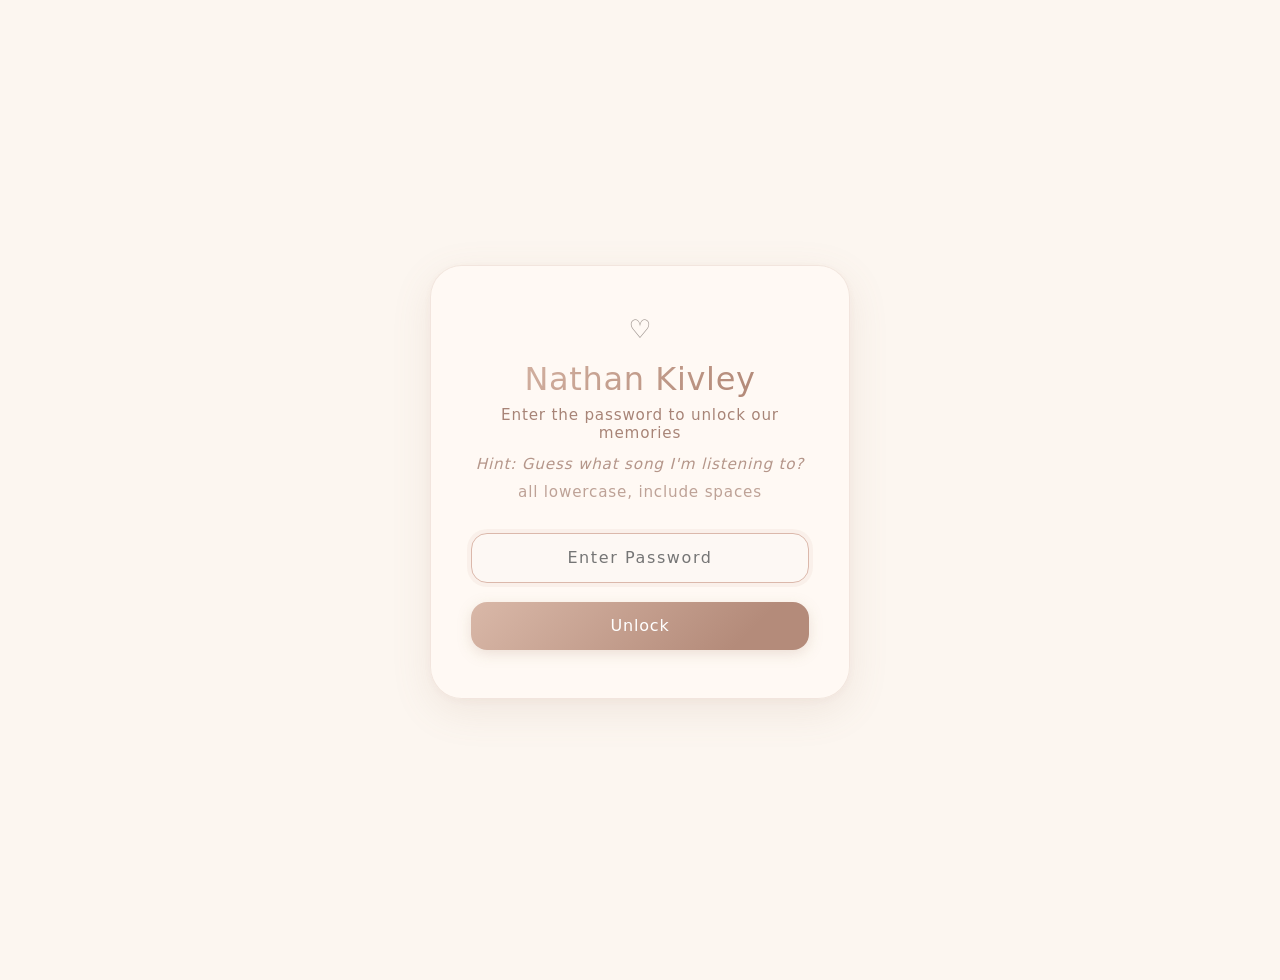
<file: index.html>
<!DOCTYPE html>
<html lang="en">
<head>
  <meta charset="UTF-8" />
  <meta name="viewport" content="width=device-width, initial-scale=1.0" />
  <meta name="apple-mobile-web-app-capable" content="yes">
  <meta name="apple-mobile-web-app-status-bar-style" content="default">
  <meta name="apple-mobile-web-app-title" content="Us">
  <link rel="apple-touch-icon" href="apple-touch-icon.png">
  <title> 1 Year </title>

  <!-- password gate: redirect to lock.html if not unlocked -->
  <script>
    if (sessionStorage.getItem('anniversaryUnlocked') !== 'true') {
      window.location.href = 'lock.html';
    }
  </script>

  <!-- External CSS -->
  <link rel="stylesheet" href="style.css?v=2" />
  <link rel="stylesheet" href="spotify-player.css?v=2" />
</head>
<body>

<div class="anniversary-header">
  <h1> 1 year of us</h1>
  <p>a collage of little moments</p>

  <div class="love-counter" id="loveCounter" aria-live="polite">
    <div class="counter-unit"><span id="counterYears">0</span><label>years</label></div>
    <div class="counter-unit"><span id="counterMonths">0</span><label>months</label></div>
    <div class="counter-unit"><span id="counterDays">0</span><label>days</label></div>
    <div class="counter-unit"><span id="counterHours">0</span><label>hours</label></div>
    <div class="counter-unit"><span id="counterMinutes">0</span><label>minutes</label></div>
    <div class="counter-unit"><span id="counterSeconds">0</span><label>seconds</label></div>
  </div>
</div>

<!--- Adding letter --->
<div class="letter-section">
  <button class="letter-toggle" id="letterToggle" aria-expanded="false">
    <span class="letter-label">Read my letter</span>
    <span class="letter-chevron">▾</span>
  </button>

  <div class="letter-content" id="letterContent">
    <div class="letter-paper">
      <p class="letter-greeting">Dear Nathan,</p>

      <p>
        I can't believe it has been a year already! It hasn't felt that long since I decided to take a chance in love with you.
        As you can see, I compiled many different moments since we have started dating in November. I was never one for pictures,
        but what I have learned is that I can never help myself with you. The greatest pleasure in my life has been to have met 
        you and learned every part that makes you a wonderful person.
      </p>
      <p>
        I could have never imagined myself falling in love with someone, much less such a caring person that has seen
        all my flaws and embraced them. Coming into Davis, I was not looking for anyone long term due to always believing
        I could never fall in love, then I met you. Obviously, I didn't fall in love at that moment but I always saw you
        as someone who deserves the best in life because you brought such happiness to everyone. I saw such joy and decided
        to embrace it for myself; lucky for me, you've already fallen for me long ago. Today I celebrate us, but most 
        importantly, the love we share and hope to pass onto future generations.
      </p>
      <p>
        You have become an important part of me that I will never let go and wish to protect until my last breath. Thank
        you for all the slow mornings, the loud laughs, the milestones, the celebrations we have attended, but above all
        the quiet moments were I get to remember why choose to fall in love with you every single day. If you ever doubt it,
        just know the choice of loving you is so easy, it is as easy as every breath I take.
      </p>
      <p>
        Here's to a hundred more years of love and joy with my sunshine and rainbows. I hope to love you in every lifetime.
      </p>
      <p class="letter-signoff">
        Always yours,<br>
        <span class="letter-name">Amber</span>
      </p>
    </div>
  </div>

</div>

<!-- collage grid -->
<div class="collage-grid" id="collageGrid">
</div>

<!-- closing message -->
<section class="closing-message">
  <div class="closing-inner">

  <p class="closing-text">
    Thank you for a whole year of love, laughter, and memories. Every memory here is a moment
    I will forever cherish and look back on with a smile. I love you and can't wait to see
    the many more memories we will create in the years to come. Happy 1 year anniversary babe!
  </p>

  <p class="closing-signoff">
    To more of us, <br>
    <span class="closing-name">Amber</span>
  </p>
  </div>
</section>

<!-- subtle footer -->
<div class="footer-note">
  <span>✧ every memory, a little piece of us ✧</span>
</div>

<!-- open playlist in Spotify -->
<div class="spotify-dock" id="spotifyDock">
  <div class="spotify-header">
    <div class="spotify-label">
      <span class="spotify-note">♫</span>
      <span>our playlist</span>
    </div>
    <button class="spotify-toggle" id="spotifyToggle" aria-label="Collapse player">—</button>
  </div>
  <div class="spotify-body">
    <a
      class="spotify-open-btn"
      id="spotifyOpenBtn"
      href="https://open.spotify.com/playlist/0vqVx4FJZIeyNYZuZfd49U?si=8fc15752178e43af"
      target="_blank"
      rel="noopener noreferrer">
      <svg class="spotify-open-icon" viewBox="0 0 24 24" fill="currentColor" aria-hidden="true">
        <path d="M12 0C5.373 0 0 5.373 0 12s5.373 12 12 12 12-5.373 12-12S18.627 0 12 0zm5.5 17.3a.75.75 
        0 0 1-1.03.25c-2.82-1.72-6.37-2.11-10.55-1.15a.75.75 0 1 1-.33-1.46c4.55-1.04 8.47-.59 11.66 1.36.35.22.46.68.25 
        1zm1.47-3.27a.94.94 0 0 1-1.29.31c-3.23-1.98-8.15-2.56-11.97-1.4a.94.94 0 1 1-.54-1.8c4.36-1.32 9.77-.68 13.48 
        1.6.44.27.58.85.32 1.29zm.13-3.4C15.24 8.3 8.85 8.08 5.23 9.18a1.12 1.12 0 1 1-.65-2.15c4.15-1.26 11.22-1.02 
        15.62 1.6a1.12 1.12 0 0 1-1.1 1.99z"/>
      </svg>
      Open playlist in Spotify
    </a>
  </div>
</div>

<!-- back to top button-->
<button class="back-to-top" id="backToTop" aria-label="Back to top">
  <svg viewBox="0 0 24 24" fill="none" stroke="currentColor" stroke-width="2"
      stroke-linecap="round" stroke-linejoin="round" aria-hidden="true">
    <path d="M12 19V6M5 12l7-7 7 7"/>
  </svg>   
</button>

<!-- External JavaScript -->
 <script src="spotify-player.js"></script>
<script src="script.js"></script>
</body>
</html>
</file>
<file: style.css>
/* style.css – subtle love theme, soft tones, clean collage */

* {
  margin: 0;
  padding: 0;
  box-sizing: border-box;
}

body {
  background: #fcf6f0;
  font-family: 'Segoe UI', Roboto, system-ui, -apple-system, 'Helvetica Neue', sans-serif;
  padding: 2rem 1.5rem 3rem;
  color: #3e2e2a;
}

.anniversary-header {
  text-align: center;
  margin-bottom: 2.5rem;
  letter-spacing: 0.02em;
}

.anniversary-header h1 {
  font-size: 2.6rem;
  font-weight: 300;
  background: linear-gradient(135deg, #d9b8a8 0%, #b48b7a 80%);
  -webkit-background-clip: text;
  -webkit-text-fill-color: transparent;
  background-clip: text;
  display: inline-block;
  padding: 0 1rem;
  border-bottom: 1px solid #ecd9d0;
  padding-bottom: 0.4rem;
  margin-bottom: 0.6rem;
}

.anniversary-header p {
  font-size: 1.1rem;
  color: #a88477;
  font-weight: 300;
  letter-spacing: 0.15rem;
  margin-top: 0.2rem;
}

.collage-grid {
  display: grid;
  grid-template-columns: repeat(auto-fill, minmax(300px, 1fr));
  gap: 2rem 1.8rem;
  max-width: 1400px;
  margin: 0 auto;
}

.memory-card {
  background: rgba(255, 250, 245, 0.7);
  /*backdrop-filter: blur(2px); */
  border-radius: 32px 32px 28px 28px;
  box-shadow: 0 6px 22px rgba(160, 120, 100, 0.08),
              0 2px 6px rgba(180, 140, 120, 0.04);
  transition: transform 0.2s ease, box-shadow 0.25s ease;
  padding: 1.2rem 1.2rem 1.5rem;
  border: 1px solid rgba(230, 210, 200, 0.35);
  display: flex;
  flex-direction: column;
}

.memory-card:hover {
  transform: translateY(-5px);
  box-shadow: 0 18px 32px rgba(150, 110, 90, 0.10);
  border-color: rgba(200, 170, 155, 0.5);
  background: rgba(255, 252, 248, 0.85);
}

.media-wrapper {
  border-radius: 24px;
  overflow: hidden;
  background: #efe3db;
  display: flex;
  align-items: center;
  justify-content: center;
  aspect-ratio: 3 / 3;
  width: 100%;
  margin-bottom: 1rem;
  box-shadow: 0 2px 12px rgba(120, 80, 60, 0.04);
}

.media-wrapper img,
.media-wrapper video {
  display: block;
  width: 100%;
  height: 100%;
  object-fit: cover;
  transition: filter 0.2s;
}

.media-wrapper video {
  background: #dacbc2;
}

.memory-textbox {
  background: rgba(250, 242, 236, 0.7);
  /*backdrop-filter: blur(2px);*/
  padding: 0.85rem 1rem;
  border-radius: 20px;
  margin: 0.2rem 0 0.8rem 0;
  border-left: 4px solid #dbb8ab;
  box-shadow: inset 0 1px 4px rgba(255, 240, 230, 0.6);
  font-size: 0.98rem;
  line-height: 1.5;
  color: #42322c;
  font-weight: 350;
  word-break: break-word;
  transition: background 0.2s;
  cursor: text;
}

.memory-textbox:focus-within {
  background: #faf1ea;
  border-left-color: #b48b7a;
}

.memory-textbox p {
  margin: 0;
}

.memory-textbox:empty::before {
  content: "write something sweet…";
  color: #ccb8ad;
  font-style: italic;
  font-weight: 300;
}

.memory-description {
  font-size: 0.82rem;
  color: #a07e70;
  letter-spacing: 0.02em;
  padding: 0.2rem 0.3rem 0;
  border-top: 1px dashed #e7d3c9;
  margin-top: 0.3rem;
  padding-top: 0.6rem;
  display: flex;
  align-items: center;
  gap: 0.4rem;
  font-weight: 300;
}

.memory-description::before {
  content: "📅";
  font-size: 0.8rem;
  opacity: 0.7;
  margin-right: 0.2rem;
}

.love-icon {
  align-self: flex-end;
  margin-top: 0.2rem;
  font-size: 0.9rem;
  color: #dbb8ab;
  letter-spacing: 2px;
  opacity: 0.5;
  transition: opacity 0.2s;
}

.memory-card:hover .love-icon {
  opacity: 0.9;
}

.footer-note {
  text-align: center;
  margin-top: 3rem;
  font-size: 0.8rem;
  color: #c2a89b;
  letter-spacing: 0.05rem;
  border-top: 1px solid #eee1d9;
  padding-top: 1.5rem;
  max-width: 600px;
  margin-left: auto;
  margin-right: auto;
}

.footer-note span {
  background: #fcf6f0;
  padding: 0 1rem;
}

/* =========================================
   LOCK SCREEN  (used by lock.html)
    ========================================= */

.lock-screen {
  min-height: 100vh;
  display: flex;
  align-items: center;
  justify-content: center;
  padding: 1.5rem;
  background: #fcf6f0;
}

.lock-card {
  background: rgba(255, 250, 245, 0.8);
  backdrop-filter: blur(4px);
  border-radius: 32px;
  box-shadow: 0 12px 40px rgba(160, 120, 100, 0.12),
              0 2px 8px rgba(180, 140, 120, 0.06);
  border: 1px solid rgba(230, 210, 200, 0.5);
  padding: 3rem 2.5rem;
  max-width: 420px;
  width: 100%;
  text-align: center;
}

.lock-card h1 {
  font-size: 2rem;
  font-weight: 300;
  background: linear-gradient(135deg, #d9b8a8 0%, #b48b7a 80%);
  -webkit-background-clip: text;
  -webkit-text-fill-color: transparent;
  background-clip: text;
  margin-bottom: 0.5rem;
  letter-spacing: 0.02em;
}

.lock-card p {
  color: #a88477;
  font-weight: 300;
  font-size: 0.95rem;
  letter-spacing: 0.05rem;
  margin-bottom: 2rem;
}

.lock-input {
  width: 100%;
  padding: 0.9rem 1.2rem;
  border-radius: 16px;
  border: 1px solid #e7d3c9;
  background: #fdf8f4;
  font-size: 1rem;
  color: #42322c;
  font-family: inherit;
  outline: none;
  transition: border 0.2s, box-shadow 0.2s;
  text-align: center;
  letter-spacing: 0.1rem;
}

.lock-input:focus {
  border-color: #dbb8ab;
  box-shadow: 0 0 0 4px rgba(219, 184, 171, 0.15);
}

.lock-button {
  width: 100%;
  margin-top: 1.2rem;
  padding: 0.9rem 1.5rem;
  border-radius: 16px;
  border: none;
  background: linear-gradient(135deg, #d9b8a8 0%, #b48b7a 80%);
  color: #fff;
  font-size: 1rem;
  font-family: inherit;
  font-weight: 400;
  letter-spacing: 0.05rem;
  cursor: pointer;
  transition: transform 0.15s, box-shadow 0.2s;
  box-shadow: 0 4px 14px rgba(180, 140, 120, 0.25);
}

.lock-button:hover {
  transform: translateY(-1px);
  box-shadow: 0 6px 20px rgba(180, 140, 120, 0.32);
}

.lock-button:active {
  transform: translateY(0);
}

.lock-error {
  margin-top: 1rem;
  font-size: 0.85rem;
  color: #c98b7a;
  min-height: 1.2rem;
  font-weight: 300;
  letter-spacing: 0.02em;
  opacity: 0;
  transition: opacity 0.3s;
}

.lock-error.visible {
  opacity: 1;
}

@keyframes shake {
  0% { transform: translateX(0); }
  20% { transform: translateX(-6px); }
  40% { transform: translateX(6px); }
  60% { transform: translateX(-4px); }
  80% { transform: translateX(4px); }
}

.shake {
  animation: shake 0.4s ease;
}

.heart-hint {
  font-size: 1.6rem;
  margin-bottom: 1rem;
  opacity: 0.5;
}

/* ---------- love counter ---------- */
.love-counter {
  display: flex;
  flex-wrap: wrap;
  justify-content: center;
  align-items: flex-end;
  gap: 1.1rem 1.4rem;
  margin-top: 1.4rem;
  padding: 1rem 1.2rem;
  max-width: 620px;
  margin-left: auto;
  margin-right: auto;
  background: rgba(255, 250, 245, 0.6);
  border: 1px solid rgba(230, 210, 200, 0.5);
  border-radius: 22px;
  box-shadow: 0 4px 16px rgba(160, 120, 100, 0.06);
  backdrop-filter: blur(4px);
  -webkit-backdrop-filter: blur(4px);
}

.counter-unit {
  display: flex;
  flex-direction: column;
  align-items: center;
  min-width: 54px;
}

.counter-unit span {
  font-size: 1.5rem;
  font-weight: 400;
  color: #b48b7a;
  font-variant-numeric: tabular-nums;
  letter-spacing: 0.02em;
  line-height: 1.1;
  display: inline-block;
  min-width: 1.2ch;
  text-align: center;
}

.counter-unit label {
  font-size: 0.68rem;
  color: #a88477;
  letter-spacing: 0.14rem;
  text-transform: lowercase;
  margin-top: 0.25rem;
  font-weight: 300;
}

.counter-unit + .counter-unit::before {
  content: "";
  display: none;
}

.lock-hint {
  margin-top: -1.2rem;
  margin-bottom: 1.8rem;
  font-size: 0.7rem;
  color: #b3968a;
  letter-spacing: 0.06rem;
  font-weight: 300;
  font-style: italic;
  opacity: 0.85;
}

.lock-subhint {
  margin-top: -1.4rem;   
  margin-bottom: 1.8rem;
  font-size: 0.7rem;
  color: #c2a89b;
  letter-spacing: 0.12rem;
  font-weight: 300;
  text-transform: lowercase;
  opacity: 0.75;
}

.letter-section {
  max-width: 640px;
  margin: 0 auto 3rem;
  text-align: center;
}

.letter-toggle {
  display: inline-flex;
  align-items: center;
  gap: 0.50rem;
  padding: 0.75rem 1.4rem;
  background: rgba(255, 250, 245, 0.85);
  border: 1px solid rgba(230, 210, 200, 0.7);
  border-radius: 999px;
  color: #a88477;
  font-family: inherit;
  font-size: 0.9rem;
  letter-spacing: 0.05rem;
  cursor: pointer;
  transition: transform 0.15s, box-shadow 0.2s, background 0.2s;
  box-shadow: 0 4px 14px rgba(160, 120, 100, 0.08);
}

.letter-toggle:hover {
  transform: translateY(-1px);
  background: rgba(255, 252, 248, 0.95);
  box-shadow: 0 6px 18px rgba(160, 120, 100, 0.14);
}

.letter-toggle:active {
  transform: translateY(0);
}

.letter-chevron {
  display: inline-block;
  font-size: 0.75rem;
  transition: transform 0.3s ease;
  opacity: 0.7;
}

.letter-toggle[aria-expanded="true"] .letter-chevron {
  transform: rotate(180deg);
}

.letter-content {
  max-height: 0;
  overflow: hidden;
  transition: max-height 0.5s ease, opacity 0.4s ease, margin-top 0.4s ease;
  opacity: 0;
  margin-top: 0;
}

.letter-content.open {
  max-height: 1400px;
  opacity: 1;
  margin-top: 1.6rem;
}

.letter-paper {
  background: rgba(255, 250, 245, 0.85);
  backdrop-filter: blur(4px);
  -webkit-backdrop-filter: blur(4px);
  border: 1px solid rgba(230, 210, 200, 0.6);
  border-radius: 28px;
  padding: 2.2rem 2rem 2rem;
  text-align: left;
  box-shadow: 0 10px 32px rgba(160, 120, 100, 0.10),
              0 2px 6px rgba(180, 140, 120, 0.05);
  position: relative;
}

.letter-paper::before {
  content: "";
  position: absolute;
  top: 1.1rem;
  left: 50%;
  transform: translateX(-50%);
  width: 40px;
  height: 3px;
  border-radius: 3px;
  background: linear-gradient(90deg, #d9b8a8, #d48b7a);
  opacity: 0.5;
}

.letter-greeting {
  font-size: 1.15rem;
  color: #b48b7a;
  font-weight: 400;
  letter-spacing: 0.03rem;
  margin-bottom: 1.2rem;
  font-style: italic;
}

.letter-paper p {
  font-size: 0.98rem;
  line-height: 1.75;
  color: #4a3a33;
  font-weight: 350;
  margin-bottom: 1.1rem;
  letter-spacing: 0.01rem;
}

.letter-signoff {
  margin-top: 1.8rem;
  margin-bottom: 0 !important;
  color: #a88477 !important;
  font-style: italic;
  line-height: 1.6 !important;
}

.letter-name {
  font-size: 1.25rem;
  color: #b48b7a;
  font-style: normal;
  font-weight: 400;
  letter-spacing: 0.04rem;
}

.closing-message {
  max-width: 640px;
  margin: 4rem auto 2rem;
  padding: 0 1rem;
  text-align: center;
}

.closing-inner {
  position: relative;
  padding: 2.5rem 1.8rem 2.2rem;
  background: rgba(255, 250, 245, 0.7);
  border: 1px solid rgba(230, 210, 200, 0.5);
  border-radius: 32px;
  box-shadow: 0 12px 36px rgba(160, 120, 100, 0.10),
              0 2px 6px rgba(180, 140, 120, 0.04);
  backdrop-filter: blur(4px);
  -webkit-backdrop-filter: blur(4px);
}

.closing-inner::before {
  content: "";
  position: absolute;
  top: 1.2rem;
  left: 50%;
  transform: translateX(-50%);
  width: 44px;
  height: 3px;
  border-radius: 3px;
  background: linear-gradient(90deg, #d9b8a8, #d48b7a);
  opacity: 0.5;
}

.closing-text {
  font-size: 1rem;
  line-height: 1.7;
  color: #4a3a33;
  font-weight: 350;
  letter-spacing: 0.01rem;
  margin-bottom: 1.5rem;
}

.closing-signoff {
  font-size: 1rem;
  color: #a88477;
  font-style: italic;
  line-height: 1.6;
  margin: 0;
}

.closing-name {
  font-size: 1.2rem;
  color: #b48b7a;
  font-style: normal;
  font-weight: 400;
  letter-spacing: 0.04rem;
}

/* for small phones */
@media (max-width: 480px) {
  body { padding: 1.2rem 0.8rem; }
  .anniversary-header h1 { font-size: 2rem; }
  .collage-grid { gap: 1.5rem; }
  .memory-card { padding: 0.9rem; }

  .love-counter {
    gap: 0.8rem 1rem;
    padding: 0.85rem 0.6rem;
  }
  .counter-unit { min-width: 44px; }
  .counter-unit span { font-size: 1.25rem; }
  .counter-unit label { font-size: 0.62rem; letter-spacing: 0.1rem; }
}

/* for larger screens(phone/tablet) */
@media (max-width: 600px) {
  .letter-paper {
    padding: 1.8rem 1.6rem 1.5rem;
    border-radius: 24px;
  }
  .letter-paper p {
    font-size: 0.94rem;
    line-height: 1.7;
  }
  .letter-greeting {
    font-size: 1.05rem;
  }
  .closing-message {
    margin: 3rem auto 1.5rem;
  }
  .closing-inner {
    padding: 2rem 1.3rem 1.9rem;
    border-radius: 26px;
  }
  .closing-text {
    font-size: 0.94rem;
    line-height: 1.7;
  }
  .closing-name {
    font-size: 1.2rem;
  }
  .back-to-top {
    width: 46px;
    height: 46px;
    bottom: 1rem;
    left: 0.75rem;
  }
  .back-to-top svg {
    width: 18px;
    height: 18px;
  }
}

.back-to-top {
  position: fixed;
  bottom: 1.5rem;
  left: 1.5rem;
  width: 52px;
  height: 52px;
  border-radius: 50%;
  border: 1px solid rgba(230, 210, 200, 0.6);
  background: rgba(255, 250, 245, 0.9);
  backdrop-filter: blur(12px);
  -webkit-backdrop-filter: blur(12px);
  color: #b48b7a;
  cursor: pointer;
  display: flex;
  align-items: center;
  justify-content: center;
  box-shadow: 0 8px 24px rgba(160, 120, 100, 0.14),
              0 2px 6px rgba(180, 140, 120, 0.06);
  opacity: 0;
  visibility: hidden;
  transform: translateY(10px);
  transition: opacity 0.3s ease, transform 0.3s ease,
              visibility 0.3s, box-shadow 0.2s, background 0.2s;
  z-index: 100;
}

.back-to-top svg {
  width: 20px;
  height: 20px;
}

.back-to-top:hover {
  background: rgba(255, 252, 248, 0.98);
  box-shadow: 0 10px 30px rgba(160, 120, 100, 0.20);
  transform: translateY(0) scale(1.05);
}

.back-to-top:active {
  transform: translateY(0) scale(0.96);
}

.back-to-top.visible {
  opacity: 1;
  visibility: visible;
  transform: translateY(0);
}
</file>
<file: spotify-player.css>
/* ---------- dock ---------- */
.spotify-dock {
  position: fixed;
  bottom: 1rem;
  right: 1rem;
  width: 320px;
  background: rgba(255, 250, 245, 0.94);
  backdrop-filter: blur(14px);
  -webkit-backdrop-filter: blur(14px);
  border: 1px solid rgba(230, 210, 200, 0.6);
  border-radius: 22px;
  box-shadow: 0 12px 36px rgba(160, 120, 100, 0.16),
              0 2px 8px rgba(180, 140, 120, 0.08);
  z-index: 100;
  overflow: hidden;
  transition: width 0.3s ease, transform 0.35s ease;
}

.spotify-header {
  display: flex;
  align-items: center;
  justify-content: space-between;
  padding: 0.65rem 0.9rem 0.55rem;
  border-bottom: 1px solid rgba(230, 210, 200, 0.5);
}

.spotify-label {
  display: flex;
  align-items: center;
  gap: 0.5rem;
  font-size: 0.82rem;
  color: #8a6a5c;
  letter-spacing: 0.04rem;
  font-weight: 400;
}

.spotify-note {
  display: inline-flex;
  align-items: center;
  justify-content: center;
  width: 22px;
  height: 22px;
  border-radius: 50%;
  background: linear-gradient(135deg, #d9b8a8, #b48b7a);
  color: #fff;
  font-size: 0.72rem;
  box-shadow: 0 2px 6px rgba(180, 140, 120, 0.25);
}

.spotify-toggle {
  width: 26px;
  height: 26px;
  border-radius: 50%;
  border: none;
  background: transparent;
  color: #a88477;
  font-size: 1rem;
  line-height: 1;
  cursor: pointer;
  display: flex;
  align-items: center;
  justify-content: center;
  transition: background 0.15s, color 0.15s;
  font-family: inherit;
}

.spotify-toggle:hover {
  background: rgba(219, 184, 171, 0.25);
  color: #b48b7a;
}

/* ---------- body / open button ---------- */
.spotify-body {
  padding: 0.85rem 0.9rem 1rem;
  text-align: center;
}

.spotify-open-btn {
  display: flex;
  align-items: center;
  justify-content: center;
  gap: 0.55rem;
  width: 100%;
  padding: 0.85rem 1rem;
  border-radius: 16px;
  background: linear-gradient(135deg, #d9b8a8 0%, #b48b7a 100%);
  color: #fff;
  font-size: 0.92rem;
  font-weight: 400;
  letter-spacing: 0.03rem;
  text-decoration: none;
  box-shadow: 0 4px 14px rgba(180, 140, 120, 0.28);
  transition: transform 0.15s, box-shadow 0.2s;
  border: none;
  cursor: pointer;
  font-family: inherit;
}

.spotify-open-btn:hover {
  transform: translateY(-1px);
  box-shadow: 0 6px 20px rgba(180, 140, 120, 0.35);
}

.spotify-open-btn:active {
  transform: translateY(0);
}

.spotify-open-icon {
  width: 18px;
  height: 18px;
  flex-shrink: 0;
}

/* ---------- collapsed state ---------- */
.spotify-dock.collapsed {
  width: 56px;
  height: 56px;
  border-radius: 50%;
  cursor: pointer;
}

.spotify-dock.collapsed .spotify-header {
  padding: 0;
  width: 100%;
  height: 100%;
  border-bottom: none;
  justify-content: center;
  align-items: center;
}

.spotify-dock.collapsed .spotify-label {
  width: 100%;
  height: 100%;
  gap: 0;
  justify-content: center;
  align-items: center;
}

.spotify-dock.collapsed .spotify-label span:not(.spotify-note) {
  display: none;
}

.spotify-dock.collapsed .spotify-note {
  width: 100%;
  height: 100%;
  border-radius: 50%;
  font-size: 1.5rem;
  display: flex;
  align-items: center;
  justify-content: center;
  background: linear-gradient(135deg, #d9b8a8, #b48b7a);
  box-shadow: none;
}

.spotify-dock.collapsed .spotify-toggle {
  display: none;
}

.spotify-dock.collapsed .spotify-body {
  display: none;
}

.spotify-dock.collapsed::after {
  content: "";
  position: absolute;
  inset: 0;
  border-radius: 50%;
  box-shadow: 0 0 0 0 rgba(180, 140, 120, 0.4);
  animation: spotifyPulse 2.4s ease-out infinite;
  pointer-events: none;
}

@keyframes spotifyPulse {
  0%   { box-shadow: 0 0 0 0 rgba(180, 140, 120, 0.35); }
  70%  { box-shadow: 0 0 0 14px rgba(180, 140, 120, 0); }
  100% { box-shadow: 0 0 0 0 rgba(180, 140, 120, 0); }
}

body {
  padding-bottom: 6rem;
}

/* ---------- mobile ---------- */
@media (max-width: 600px) {
  .spotify-dock {
    left: 0.75rem;
    right: 0.75rem;
    bottom: 0.75rem;
    width: auto;
    border-radius: 20px;
  }

  .spotify-dock.collapsed {
    width: 56px;
    height: 56px;
    left: auto;
    right: 0.75rem;
    border-radius: 50%;
  }

  body { padding-bottom: 10rem; }
}
</file>
